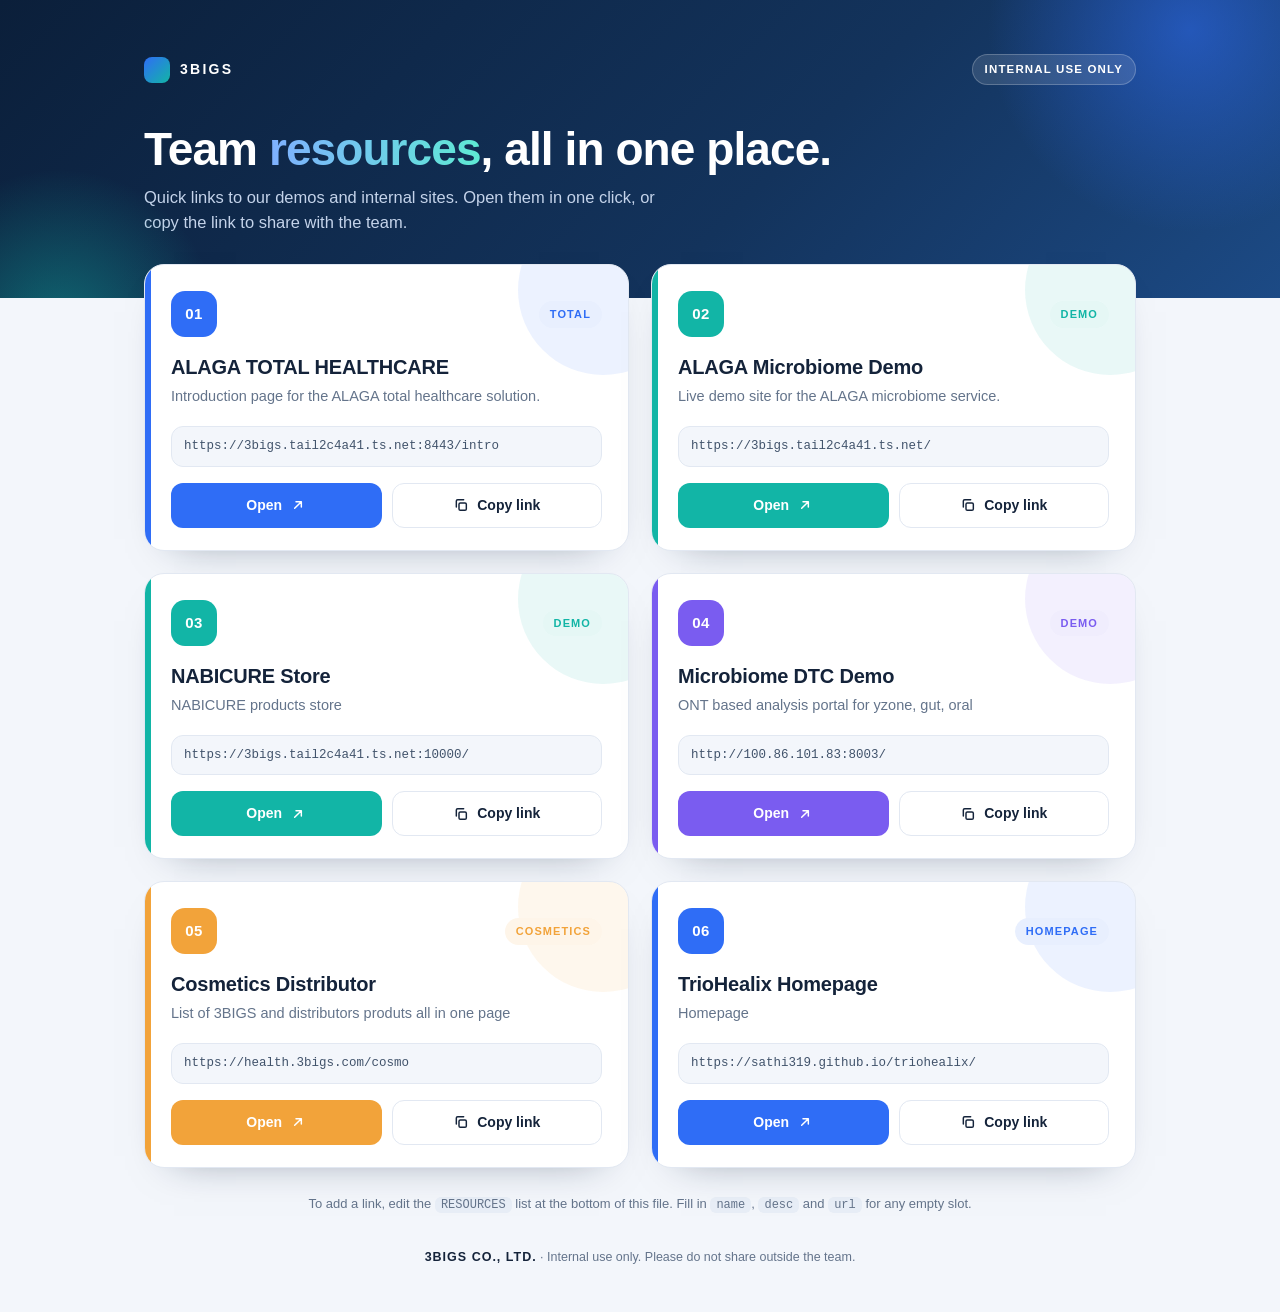
<file: team.html>
<!DOCTYPE html>
<html lang="en">
<head>
<meta charset="utf-8">
<meta name="viewport" content="width=device-width, initial-scale=1">
<meta name="robots" content="noindex, nofollow">
<title>3BIGS | Internal Resources</title>
<style>
:root{
  --navy:#0b1f3a; --navy-2:#13335c; --blue:#2f6df6; --teal:#12b5a6; --violet:#7a5cf0; --amber:#f2a33a;
  --ink:#14233a; --muted:#64748b; --line:#e2e8f2; --bg:#f3f6fb; --card:#fff;
  --sans:-apple-system,BlinkMacSystemFont,"Segoe UI",Inter,Roboto,Helvetica,Arial,sans-serif;
  --mono:ui-monospace,SFMono-Regular,Menlo,Consolas,monospace;
}
*{box-sizing:border-box}
html{scroll-behavior:smooth}
body{margin:0;font-family:var(--sans);color:var(--ink);background:var(--bg);line-height:1.5;-webkit-font-smoothing:antialiased}
a{color:inherit;text-decoration:none}
.wrap{max-width:1040px;margin:0 auto;padding:0 24px}

/* header */
.top{position:relative;overflow:hidden;color:#fff;background:linear-gradient(135deg,var(--navy) 0%,var(--navy-2) 60%,#1c4a85 100%)}
.top::before,.top::after{content:"";position:absolute;border-radius:50%;pointer-events:none}
.top::before{width:420px;height:420px;right:-120px;top:-180px;background:radial-gradient(circle,rgba(47,109,246,.55),transparent 68%)}
.top::after{width:320px;height:320px;left:-100px;bottom:-190px;background:radial-gradient(circle,rgba(18,181,166,.45),transparent 70%)}
.top .wrap{position:relative;padding-top:54px;padding-bottom:64px}
.brand{display:flex;align-items:center;gap:10px;font-weight:800;letter-spacing:.16em;font-size:14px}
.brand i{width:26px;height:26px;border-radius:8px;background:linear-gradient(135deg,var(--blue),var(--teal));display:block}
.pill{margin-left:auto;font-size:11.5px;font-weight:700;letter-spacing:.1em;text-transform:uppercase;padding:6px 12px;border-radius:99px;background:rgba(255,255,255,.12);border:1px solid rgba(255,255,255,.22)}
.bar{display:flex;align-items:center}
h1{margin:40px 0 10px;font-size:clamp(30px,4.4vw,46px);line-height:1.08;letter-spacing:-.02em;font-weight:700}
h1 span{background:linear-gradient(90deg,#7fb0ff,#5eead4);-webkit-background-clip:text;background-clip:text;color:transparent}
.sub{margin:0;max-width:56ch;color:#c4d3ea;font-size:16.5px}

/* grid */
main.wrap{margin-top:-34px;position:relative;z-index:2}
.grid{display:grid;grid-template-columns:1fr 1fr;gap:22px}
.card{--c:var(--blue);position:relative;display:flex;flex-direction:column;background:var(--card);border:1px solid var(--line);border-radius:20px;padding:26px 26px 22px;overflow:hidden;box-shadow:0 18px 40px -30px rgba(11,31,58,.5);transition:transform .2s,box-shadow .2s,border-color .2s}
.card::before{content:"";position:absolute;left:0;top:0;bottom:0;width:6px;background:var(--c)}
.card::after{content:"";position:absolute;right:-60px;top:-60px;width:170px;height:170px;border-radius:50%;background:color-mix(in srgb,var(--c) 9%,transparent)}
.card:hover{transform:translateY(-4px);border-color:color-mix(in srgb,var(--c) 45%,#fff);box-shadow:0 26px 46px -28px color-mix(in srgb,var(--c) 70%,#0b1f3a)}
.head{display:flex;align-items:center;gap:14px;position:relative;z-index:1}
.num{width:46px;height:46px;border-radius:14px;display:grid;place-items:center;font-weight:800;font-size:15px;color:#fff;background:var(--c);flex:none;letter-spacing:.02em}
.tag{margin-left:auto;font-size:11px;font-weight:700;letter-spacing:.1em;text-transform:uppercase;color:var(--c);background:color-mix(in srgb,var(--c) 11%,#fff);padding:5px 11px;border-radius:99px}
h2{margin:18px 0 6px;font-size:20px;line-height:1.25;letter-spacing:-.01em;position:relative;z-index:1}
.desc{margin:0 0 18px;color:var(--muted);font-size:14.5px;flex:1;position:relative;z-index:1}
.url{position:relative;z-index:1;font-family:var(--mono);font-size:12.5px;color:#41536b;background:var(--bg);border:1px solid var(--line);border-radius:12px;padding:10px 12px;margin-bottom:16px;overflow:hidden;text-overflow:ellipsis;white-space:nowrap}
.acts{display:flex;gap:10px;position:relative;z-index:1}
.btn{flex:1;display:inline-flex;justify-content:center;align-items:center;gap:8px;font:inherit;font-size:14px;font-weight:600;border-radius:12px;padding:11px 14px;cursor:pointer;transition:.18s;border:1px solid transparent}
.open{background:var(--c);color:#fff}
.open:hover{filter:brightness(1.08);transform:translateY(-1px)}
.copy{background:#fff;color:var(--ink);border-color:var(--line)}
.copy:hover{border-color:var(--c);color:var(--c)}
.copy.done{background:color-mix(in srgb,var(--teal) 14%,#fff);border-color:var(--teal);color:#0c7f74}
.btn svg{width:16px;height:16px}

/* empty slot */
.card.empty{background:repeating-linear-gradient(135deg,#fafcff,#fafcff 12px,#f4f7fc 12px,#f4f7fc 24px);border:2px dashed #c9d5e6;box-shadow:none}
.card.empty::before,.card.empty::after{display:none}
.card.empty:hover{transform:none;box-shadow:none;border-color:#aebfd8}
.card.empty .num{background:#cbd6e6}
.card.empty .tag{color:#7b8ba3;background:#e8eef7}
.card.empty h2{color:#7b8ba3}
.card.empty .url{border-style:dashed;background:transparent;color:#96a4ba}
.card.empty .btn{pointer-events:none;opacity:.45;background:#fff;border-color:var(--line);color:var(--muted)}

footer{padding:34px 0 46px;text-align:center;color:var(--muted);font-size:12.5px}
footer b{color:var(--ink);letter-spacing:.08em}
.hint{margin:26px auto 0;max-width:680px;text-align:center;font-size:13px;color:var(--muted)}
.hint code{font-family:var(--mono);background:#e8eef7;border-radius:6px;padding:1px 6px;font-size:12px}

@media(max-width:760px){
  .grid{grid-template-columns:1fr}
  .top .wrap{padding-top:36px;padding-bottom:56px}
  .pill{display:none}
}
@media print{.top::before,.top::after{display:none}.btn{display:none}.card{break-inside:avoid;box-shadow:none}}
</style>
</head>
<body>

<header class="top">
  <div class="wrap">
    <div class="bar">
      <div class="brand"><i></i>3BIGS</div>
      <span class="pill">Internal use only</span>
    </div>
    <h1>Team <span>resources</span>, all in one place.</h1>
    <p class="sub">Quick links to our demos and internal sites. Open them in one click, or copy the link to share with the team.</p>
  </div>
</header>

<main class="wrap">
  <div class="grid" id="grid"></div>
  <p class="hint">To add a link, edit the <code>RESOURCES</code> list at the bottom of this file. Fill in <code>name</code>, <code>desc</code> and <code>url</code> for any empty slot.</p>
</main>

<footer>
  <div class="wrap"><b>3BIGS CO., LTD.</b> · Internal use only. Please do not share outside the team.</div>
</footer>

<script>
/* ================= EDIT HERE =================
   Six slots, shown as three rows of two.
   Leave url empty ("") to keep a slot as "Coming soon".
   color options: blue, teal, violet, amber                */
var RESOURCES = [
  { name: "ALAGA TOTAL HEALTHCARE", desc: "Introduction page for the ALAGA total healthcare solution.", url: "https://3bigs.tail2c4a41.ts.net:8443/intro", tag: "Total", color: "blue" },
  { name: "ALAGA Microbiome Demo", desc: "Live demo site for the ALAGA microbiome service.", url: "https://3bigs.tail2c4a41.ts.net/", tag: "Demo", color: "teal" },
  { name: "NABICURE Store", desc: "NABICURE products store ", url: "https://3bigs.tail2c4a41.ts.net:10000/", tag: "Demo", color: "teal" },
  { name: "Microbiome DTC Demo", desc: "ONT based analysis portal for yzone, gut, oral ", url: "http://100.86.101.83:8003/", tag: "Demo", color: "violet" },
  { name: "Cosmetics Distributor", desc: "List of 3BIGS and distributors produts all in one page", url: "https://health.3bigs.com/cosmo", tag: "Cosmetics", color: "amber" },
  { name: "TrioHealix Homepage", desc: "Homepage", url: "https://sathi319.github.io/triohealix/", tag: "Homepage", color: "blue" },
 ];
/* ============================================= */

var COLORS = { blue: "#2f6df6", teal: "#12b5a6", violet: "#7a5cf0", amber: "#f2a33a" };
var esc = function (s) {
  return String(s).replace(/[&<>"]/g, function (c) { return { "&": "&amp;", "<": "&lt;", ">": "&gt;", '"': "&quot;" }[c]; });
};
var ICON_OPEN = '<svg viewBox="0 0 24 24" fill="none" stroke="currentColor" stroke-width="2.2" stroke-linecap="round" stroke-linejoin="round"><path d="M7 17 17 7M9 7h8v8"/></svg>';
var ICON_COPY = '<svg viewBox="0 0 24 24" fill="none" stroke="currentColor" stroke-width="2.2" stroke-linecap="round" stroke-linejoin="round"><rect x="9" y="9" width="11" height="11" rx="2"/><path d="M5 15V6a2 2 0 0 1 2-2h9"/></svg>';

document.getElementById("grid").innerHTML = RESOURCES.map(function (r, i) {
  var n = ("0" + (i + 1)).slice(-2);
  var c = COLORS[r.color] || COLORS.blue;
  if (!r.url) {
    return '<article class="card empty"><div class="head"><div class="num">' + n + '</div><span class="tag">Coming soon</span></div>' +
      '<h2>Resource slot ' + n + '</h2><p class="desc">Reserved for a new link.</p>' +
      '<div class="url">https://</div>' +
      '<div class="acts"><span class="btn open">Open ' + ICON_OPEN + '</span><span class="btn copy">Copy link</span></div></article>';
  }
  return '<article class="card" style="--c:' + c + '"><div class="head"><div class="num">' + n + '</div>' +
    (r.tag ? '<span class="tag">' + esc(r.tag) + '</span>' : '') + '</div>' +
    '<h2>' + esc(r.name) + '</h2><p class="desc">' + esc(r.desc) + '</p>' +
    '<div class="url" title="' + esc(r.url) + '">' + esc(r.url) + '</div>' +
    '<div class="acts"><a class="btn open" href="' + esc(r.url) + '" target="_blank" rel="noopener noreferrer">Open ' + ICON_OPEN + '</a>' +
    '<button type="button" class="btn copy" data-url="' + esc(r.url) + '">' + ICON_COPY + ' Copy link</button></div></article>';
}).join("");

document.getElementById("grid").addEventListener("click", function (e) {
  var b = e.target.closest(".copy[data-url]");
  if (!b) return;
  var url = b.getAttribute("data-url");
  var done = function () {
    b.classList.add("done"); b.innerHTML = "Copied";
    setTimeout(function () { b.classList.remove("done"); b.innerHTML = ICON_COPY + " Copy link"; }, 1600);
  };
  var fallback = function () {
    var a = document.createElement("textarea"); a.value = url; document.body.appendChild(a); a.select();
    try { document.execCommand("copy"); } catch (x) {} a.remove(); done();
  };
  if (navigator.clipboard && navigator.clipboard.writeText) navigator.clipboard.writeText(url).then(done, fallback); else fallback();
});
</script>
</body>
</html>
</file>
